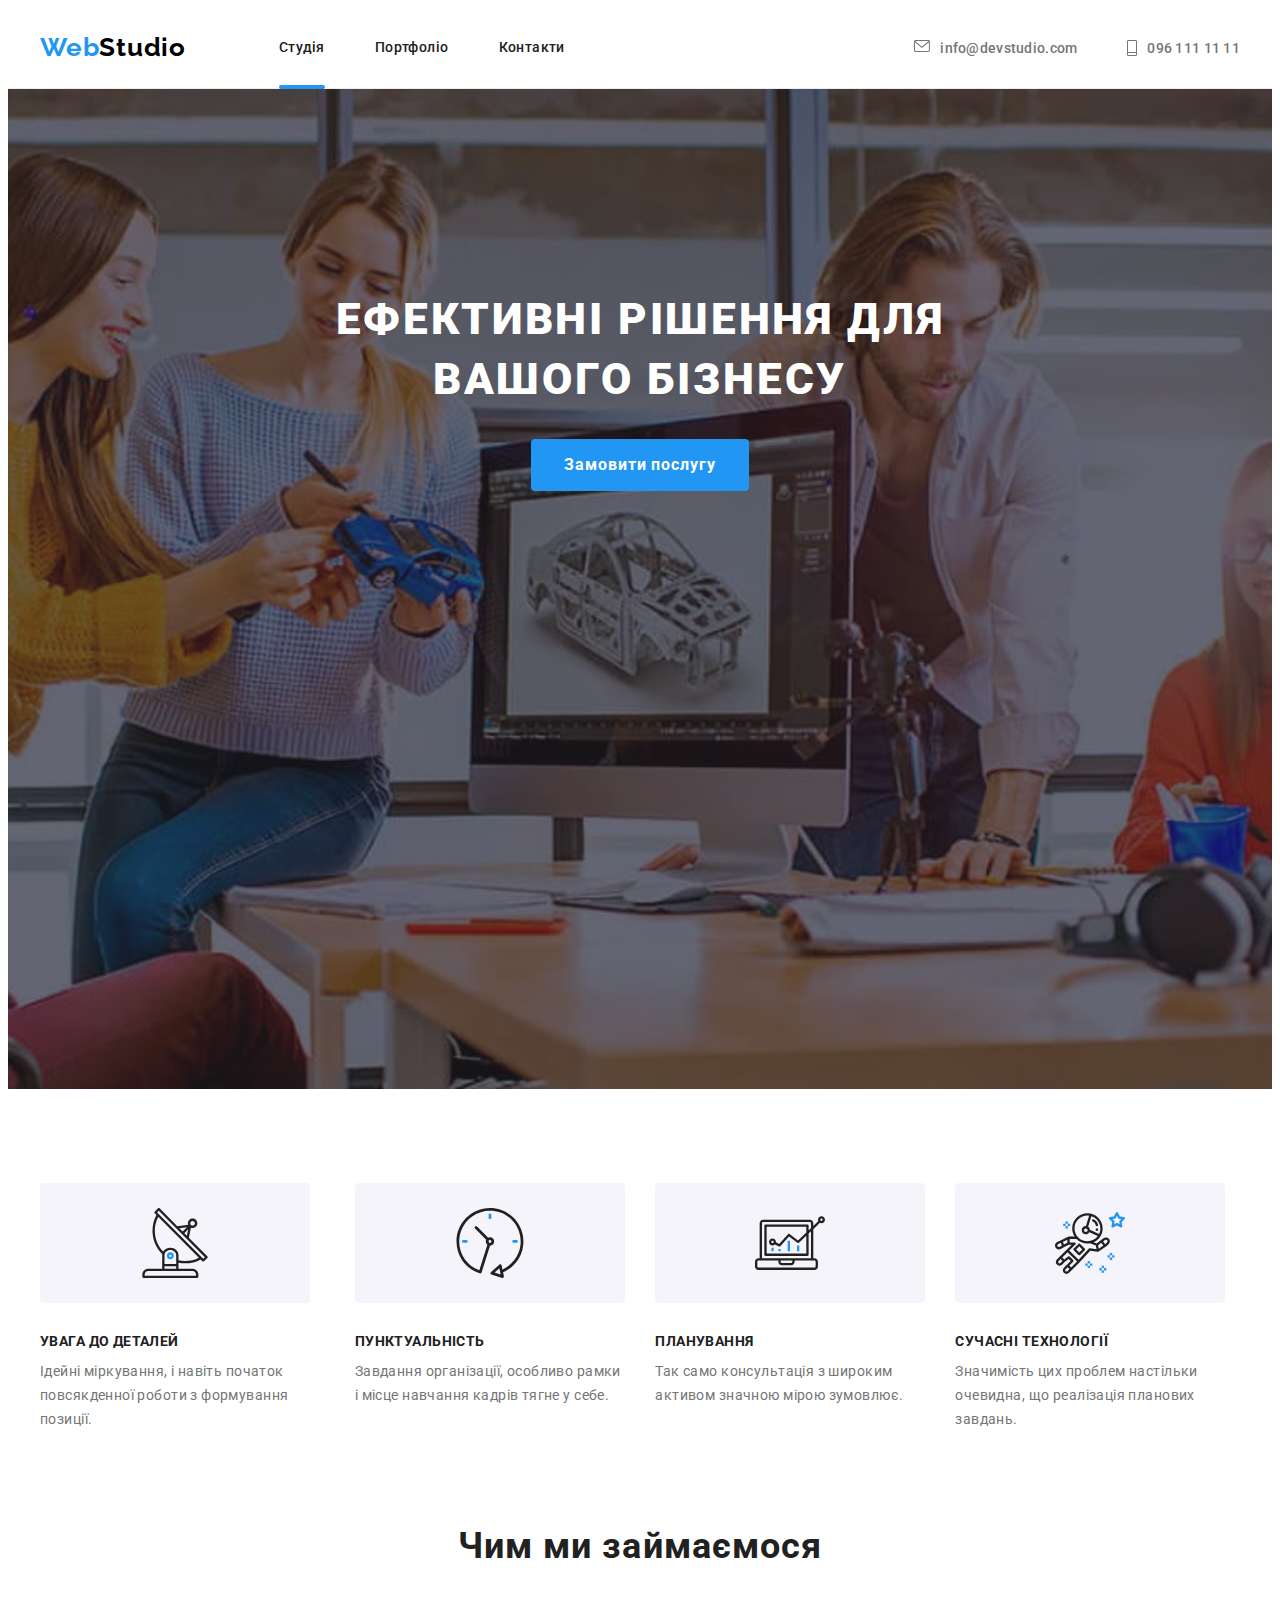
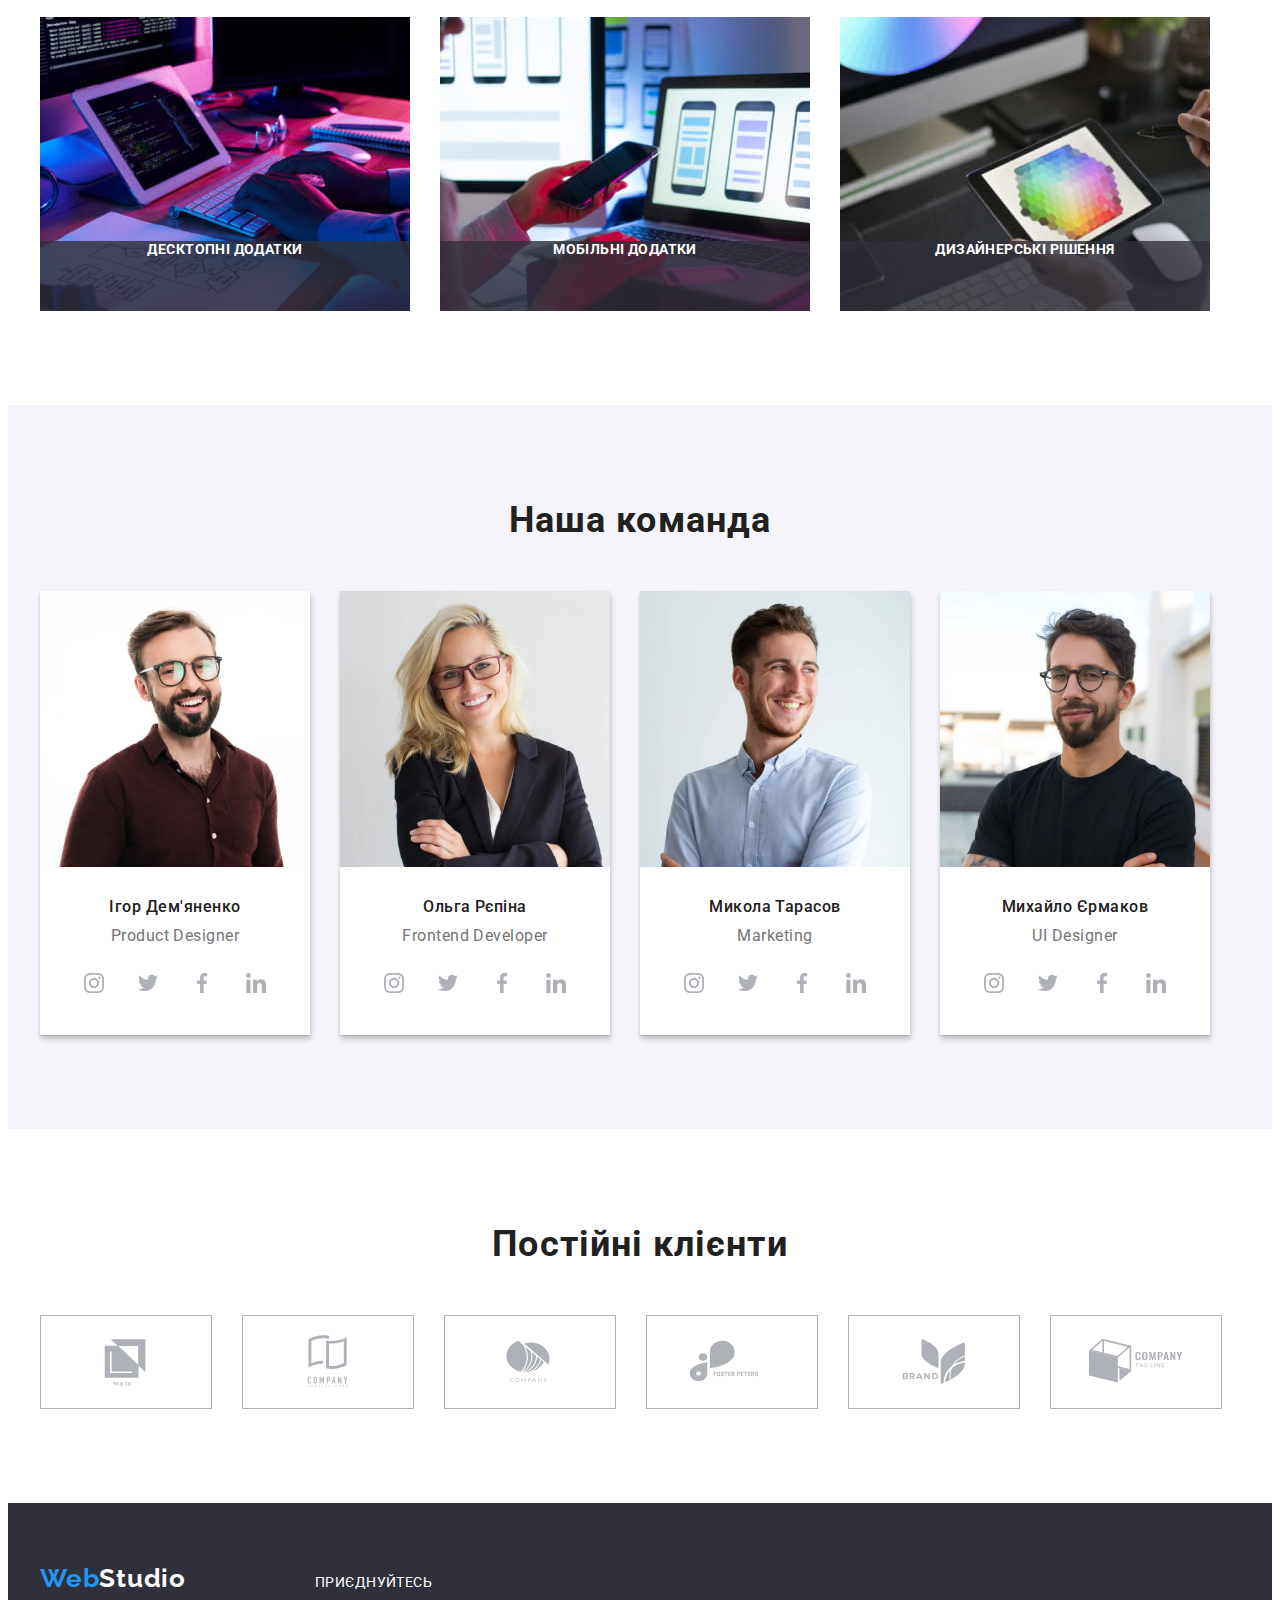
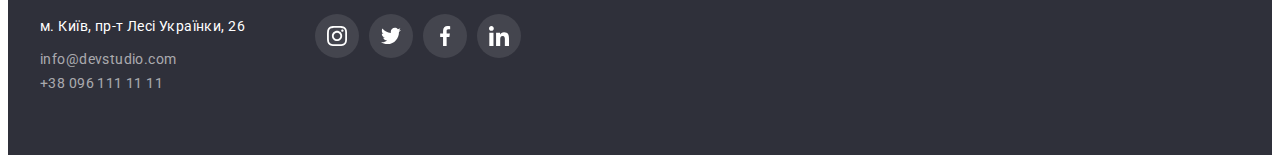
<file: index.html>
<!DOCTYPE html>
<html lang="uk">
  <head>
    <meta charset="UTF-8" />
    <meta http-equiv="X-UA-Compatible" content="IE=edge" />
    <meta name="viewport" content="width=device-width, initial-scale=1.0" />
    <title>Web Studio</title>
    <link rel="preconnect" href="https://fonts.googleapis.com" />
    <link rel="preconnect" href="https://fonts.gstatic.com" crossorigin />
    <link
      href="https://fonts.googleapis.com/css2?family=Montserrat:wght@400;700&family=Raleway:wght@700&family=Roboto:wght@400;500;700;900&display=swap"
      rel="stylesheet"
    />

    <!-- normalize -->
    <link
      rel="stylesheet"
      href="https://cdnjs.cloudflare.com/ajax/libs/modern-normalize/1.1.0/modern-normalize.min.css"
      integrity="sha512-wpPYUAdjBVSE4KJnH1VR1HeZfpl1ub8YT/NKx4PuQ5NmX2tKuGu6U/JRp5y+Y8XG2tV+wKQpNHVUX03MfMFn9Q=="
      crossorigin="anonymous"
      referrerpolicy="no-referrer"
    />

    <link rel="stylesheet" href="./css/styles.css"/>
  </head>
  <body>
    <!-- Шапка сторінки -->
    <header class="section-header">
      <div class="container header-box">
        <a class="link-header" href=""><span class="logo">Web</span>Studio</a>

      <!-- Навігація -->
      <nav class="nav">
        <ul class="nav-list">
          <li class="nav-item">
            <a class="link-n current" href="index.html">Студія</a>
          </li>
          <li class="nav-item">
            <a class="link-n" href="portfolio.html">Портфоліо</a>
          </li>
          <li class="nav-item">
            <a class="link-n" href="">Контакти</a></li>
        </ul>
      </nav>
     
        <ul class="list-contacts">
        <li class="contacts">
          
          <a class="link-mail" href="mailto:info@devstudio.com"
            ><svg class="mail-icon" width="16" height="12">
              <use href="./images/icons.svg#icon-envelope">                
              </use>
            </svg>info@devstudio.com</a>
          
        </li>
        <li class="contacts">
          
          <a class="link-tel" class="tel" href="tel:+380961111111"
            ><svg class="tel-icon" width="10" height="16">
              <use href="./images/icons.svg#icon-smartphone">                
              </use>
            </svg>096 111 11 11</a>
            
        </li>
      </ul>      
    </div>      
    </header>

  <main>
      <!--Hero-->
      <section class="section-hero">
      
        <h1 class="hero-title">Ефективні рішення для вашого бізнесу</h1>
        <button data-modal-open class="button" type="button">Замовити послугу</button>
      
      </section>


       <!--Feature-->
      <section class="section section-feature">
        <div class="container">
          <ul class="feature-list">
            <li class="feature-item">
              <div class="feature-btn">
                <svg class="btn-icon" width="70", height="70">
                  <use href="./images/icons.svg#icon-antenna-1-1"></use>
                </svg>
              </div>
              <h2 class="features">УВАГА ДО ДЕТАЛЕЙ</h2>
              <p class="subtitle">
                Ідейні міркування, і навіть початок повсякденної роботи з
                формування позиції.
              </p>
            </li>
            <li class="feature-item">
              <div class="feature-btn">
                <svg class="btn-icon" width="70", height="70">
                  <use href="./images/icons.svg#icon-clock"></use>
                </svg>
              </div>
              <h2 class="features">ПУНКТУАЛЬНІСТЬ</h2>
              <p class="subtitle">
                Завдання організації, особливо рамки і місце навчання кадрів
                тягне у себе.
              </p>
            </li>
            <li class="feature-item">
              <div class="feature-btn">
                <svg class="btn-icon" width="70", height="70">
                  <use href="./images/icons.svg#icon-diagram"></use>
                </svg>
              </div>
              <h2 class="features">ПЛАНУВАННЯ</h2>
              <p class="subtitle">
                Так само консультація з широким активом значною мірою зумовлює.
              </p>
            </li>
            <li class="feature-item">
            <div class="feature-btn"> 
                <svg class="btn-icon" width="70", height="70">
                  <use href="./images/icons.svg#icon-astronaut-1-1"></use>
                </svg>
              </div> 
              <h2 class="features">СУЧАСНІ ТЕХНОЛОГІЇ</h2>
              <p class="subtitle">
                Значимість цих проблем настільки очевидна, що реалізація
                планових завдань.
              </p>
            </li>
          </ul>
        </div>
      </section>


      <!--Чим ми займаємося-->
      <section class=" section section-work">
        <div class="container">
          <h2 class="title">Чим ми займаємося</h2>
        <ul class="work-list">
          <li class="work-item">          
            <img class="work-image"
              src="./images/desktop.jpg"
              alt="Десктопні додатки"
              width="370"
            />
            <div class="card-thumb">
            <h3 class="card-title">Десктопні додатки</h3>
            </div>
          </li>
          <li class="work-item">           
            <img
              src="./images/mobile.jpg"
              alt="Мобільні додатки"
             width="370"
            />
            <div class="card-thumb">
           <h3 class="card-title">Мобільні додатки</h3>
           </div> 
          </li>
          <li class="work-item">            
            <img
              src="./images/design.jpg"
              alt="Дизайнерськи рішення"
              width="370"
            />
            <div class="card-thumb">
            <h3 class="card-title">Дизайнерські рішення</h3>
            </div>
          </li>
        </ul>
      </div>        
      </section>

      <!--Наша команда-->
      <section class="section section-about">
        <div class="container container-team"> 
          <h2 class="title">Наша команда</h2>

        <ul class="team-list">
          <li class="team-item">
            <img
              src="./images/1.jpg"
              alt="Product Designer"
             width="270"
            />
            <div class="team-text">
              <h3 class="team">Ігор Дем'яненко</h3>
            <p class="team-subtitle" lang="en">Product Designer</p>
          
          
           <ul class="social-list">
            <li class="social-item">
              <a class="social-link" href="">
               <svg class="social-icon" width="20" height="20">
                <use href="./images/icons.svg#icon-instagram">
                </use>
               </svg>
                </a>
              </li>
            <li class="social-item">
              <a class="social-link" href="">
              <svg class="social-icon" width="20" height="20">
                <use href="./images/icons.svg#icon-twitter">
                </use>
              </svg>
                </a>
              </li>
            <li class="social-item">
              <a class="social-link" href="">
              <svg class="social-icon" width="20" height="20">
                <use href="./images/icons.svg#icon-facebook">
                </use>
              </svg>
                </a>
              </li>
            <li class="social-item">
              <a class="social-link" href="">
              <svg class="social-icon" width="20" height="20">
                <use href="./images/icons.svg#icon-linkedin">
                </use>
              </svg>
                </a>
              </li>
           </ul>             
          </div>            
          
          <li class="team-item">
            <img
              src="./images/2.jpg"
              alt="Frontend Developer"
              width="270"
            />
            <div class="team-text">
              <h3 class="team">Ольга Рєпіна</h3>
            <p class="team-subtitle" lang="en">Frontend Developer</p>
          
          
           <ul class="social-list">
            <li class="social-item">
              <a class="social-link" href="">
               <svg class="social-icon" width="20" height="20">
                <use href="./images/icons.svg#icon-instagram">
                </use>
               </svg>
                </a>
              </li>
            <li class="social-item">
              <a class="social-link" href="">
              <svg class="social-icon" width="20" height="20">
                <use href="./images/icons.svg#icon-twitter">
                </use>
              </svg>
                </a>
              </li>
            <li class="social-item">
              <a class="social-link" href="" >
              <svg class="social-icon" width="20" height="20">
                <use href="./images/icons.svg#icon-facebook">
                </use>
              </svg>
                </a>
              </li>
            <li class="social-item">
              <a class="social-link" href="">
              <svg class="social-icon" width="20" height="20">
                <use href="./images/icons.svg#icon-linkedin">
                </use>
              </svg>
                </a>
              </li>
           </ul>             
          </div>
            
            
          </li>
          <li class="team-item">
            <img src="./images/3.jpg" 
            alt="Marketing"
            width="270"/>
            <div class="team-text">
              <h3 class="team">Микола Тарасов</h3>
            <p class="team-subtitle" lang="en">Marketing</p>
          
          
           <ul class="social-list">
            <li class="social-item">
              <a class="social-link" href="" width="44" height="44">
               <svg class="social-icon" width="20" height="20">
                <use href="./images/icons.svg#icon-instagram">
                </use>
               </svg>
                </a>
              </li>
            <li class="social-item">
              <a class="social-link" href="" width="44" height="44">
              <svg class="social-icon" width="20" height="20">
                <use href="./images/icons.svg#icon-twitter">
                </use>
              </svg>
                </a>
              </li>
            <li class="social-item">
              <a class="social-link" href="" width="44" height="44">
              <svg class="social-icon" width="20" height="20">
                <use href="./images/icons.svg#icon-facebook">
                </use>
              </svg>
                </a>
              </li>
            <li class="social-item">
              <a class="social-link" href="" width="44" height="44">
              <svg class="social-icon" width="20" height="20">
                <use href="./images/icons.svg#icon-linkedin">
                </use>
              </svg>
                </a>
              </li>
           </ul>             
          </div>
            
            
          </li>
          <li class="team-item">
            <img
              src="./images/4.jpg"
              alt="UI Designer"
            width="270"/>
            <div class="team-text">
              <h3 class="team">Михайло Єрмаков</h3>
            <p class="team-subtitle" lang="en">UI Designer</p>
          
           <ul class="social-list">
            <li class="social-item">
            <a class="social-link" href="" width="44" height="44">
               <svg class="social-icon" width="20" height="20">
                <use href="./images/icons.svg#icon-instagram">
                </use>
               </svg>
                </a>
              </li>
            <li class="social-item">
              <a class="social-link" href="" width="44" height="44">
              <svg class="social-icon" width="20" height="20">
                <use href="./images/icons.svg#icon-twitter">
                </use>
              </svg>
                </a>
              </li>
            <li class="social-item">
              <a class="social-link" href="" width="44" height="44">
              <svg class="social-icon" width="20" height="20">
                <use href="./images/icons.svg#icon-facebook">
                </use>
              </svg>
                </a>
              </li>
            <li class="social-item">
              <a class="social-link" href="" width="44" height="44">
              <svg class="social-icon" width="20" height="20">
                <use href="./images/icons.svg#icon-linkedin">
                </use>
              </svg>
                </a>
              </li>
           </ul>             
          </div>                        
          </li>
        </ul>
      </div>       
      </section>
    </main>

    <!-- Постійні клієнти -->

    <section class="section section-clients">
      <h2 class="client-title">Постійні клієнти</h2>
      <div class="container container-client">
        <ul class="client-list">
          <li class="client-item">
            <a class="client-link" href="">
              <svg class="client-icon" width="106", height="60">
                <use href="./images/icons.svg#icon-ya">                  
                </use>
              </svg>
            </a>
          </li>
          <li class="client-item">
             <a class="client-link" href="">
              <svg class="client-icon" width="106", height="60">
                <use href="./images/icons.svg#icon-logotag">                  
                </use>
              </svg>
            </a>
          </li>
          <li class="client-item">
             <a class="client-link" href="">
              <svg class="client-icon" width="106", height="60">
                <use href="./images/icons.svg#icon-company">                  
                </use>
              </svg>
            </a>
          </li>
          <li class="client-item">
             <a class="client-link" href="">
              <svg class="client-icon" width="106", height="60">
                <use href="./images/icons.svg#icon-foster">                  
                </use>
              </svg>
            </a>
          </li>
          <li class="client-item">
             <a class="client-link" href="">
              <svg class="client-icon" width="106", height="60">
                <use href="./images/icons.svg#icon-brand">                  
                </use>
              </svg>
            </a>
          </li>
          <li class="client-item">
             <a class="client-link" href="">
              <svg class="client-icon" width="106", height="60">
                <use href="./images/icons.svg#icon-tagline">                  
                </use>
              </svg>
            </a>
          </li>
        </ul>
        </ul>
      </div>
    </section>

    <!--Підвал-->

    <footer class="section-footer">
      <div class="container flex-container-f">  
        <div class="footer-contacts">      
        <a class="footer-link" href="">
        <span class="logo">Web</span><span class="tail">Studio</span></a>
      <address>
        <p class="paragraph">м. Київ, пр-т Лесі Українки, 26</p>
        <ul class="footer-list">
          <li class="footer-item">
            <a class="link-footer" href="mailto:info@devstudio.com"
              >info@devstudio.com</a
            >
          </li>
          <li class="footer-item">
            <a class="link-footer" href="tel:+380961111111"
              >+38 096 111 11 11</a>
            
          </li>
        </ul>
      </address>
     </div>
      
    <div class="social">
      <p class="social-title">Приєднуйтесь</p>
      <ul class="social-list">
        <li class="social-item">
          <a class="social-link-f" href="" width="44", height="44">
            <svg class="footer-icon" width="20", height="20">
              <use href="./images/icons.svg#icon-instagram">                
              </use> 
            </svg>
          </a>
        </li>
        <li class="social-item">
        <a class="social-link-f" href="" width="44", height="44">
            <svg class="footer-icon" width="20", height="20">
              <use href="./images/icons.svg#icon-twitter">                
              </use> 
            </svg>
          </a>  
        </li>
        <li class="social-item">
          <a class="social-link-f" href="" width="44", height="44">
            <svg class="footer-icon" width="20", height="20">
              <use href="./images/icons.svg#icon-facebook">                
              </use> 
            </svg>
          </a>
        </li>
        <li class="social-item">
          <a class="social-link-f" href="" width="44", height="44">
            <svg class="footer-icon" width="20", height="20">
              <use href="./images/icons.svg#icon-linkedin">                
              </use> 
            </svg>
          </a>
        </li>
      </ul>
    </div>
    </div>     
    </footer>

            <!-- Модальне вікно -->
     <div class="backdrop is-hidden" data-modal>       
      <div class="modal">
        <p></p>      
          <button data-modal-close class="modal-btn" type="button" >
         <svg class="modal-icon" width="11", height="11" id="icon-close" viewBox="0 0 32 32">
<path d="M32 3.223l-3.223-3.223-12.777 12.777-12.777-12.777-3.223 3.223 12.777 12.777-12.777 12.777 3.223 3.223 12.777-12.777 12.777 12.777 3.223-3.223-12.777-12.777 12.777-12.777z">
          <use href="./images/icons.svg#icon-close"></use> 
        </svg>
       </button>
      </div>       
    </div>
    <script src="./js/modal.js"></script>
  </body>
</html>
</file>
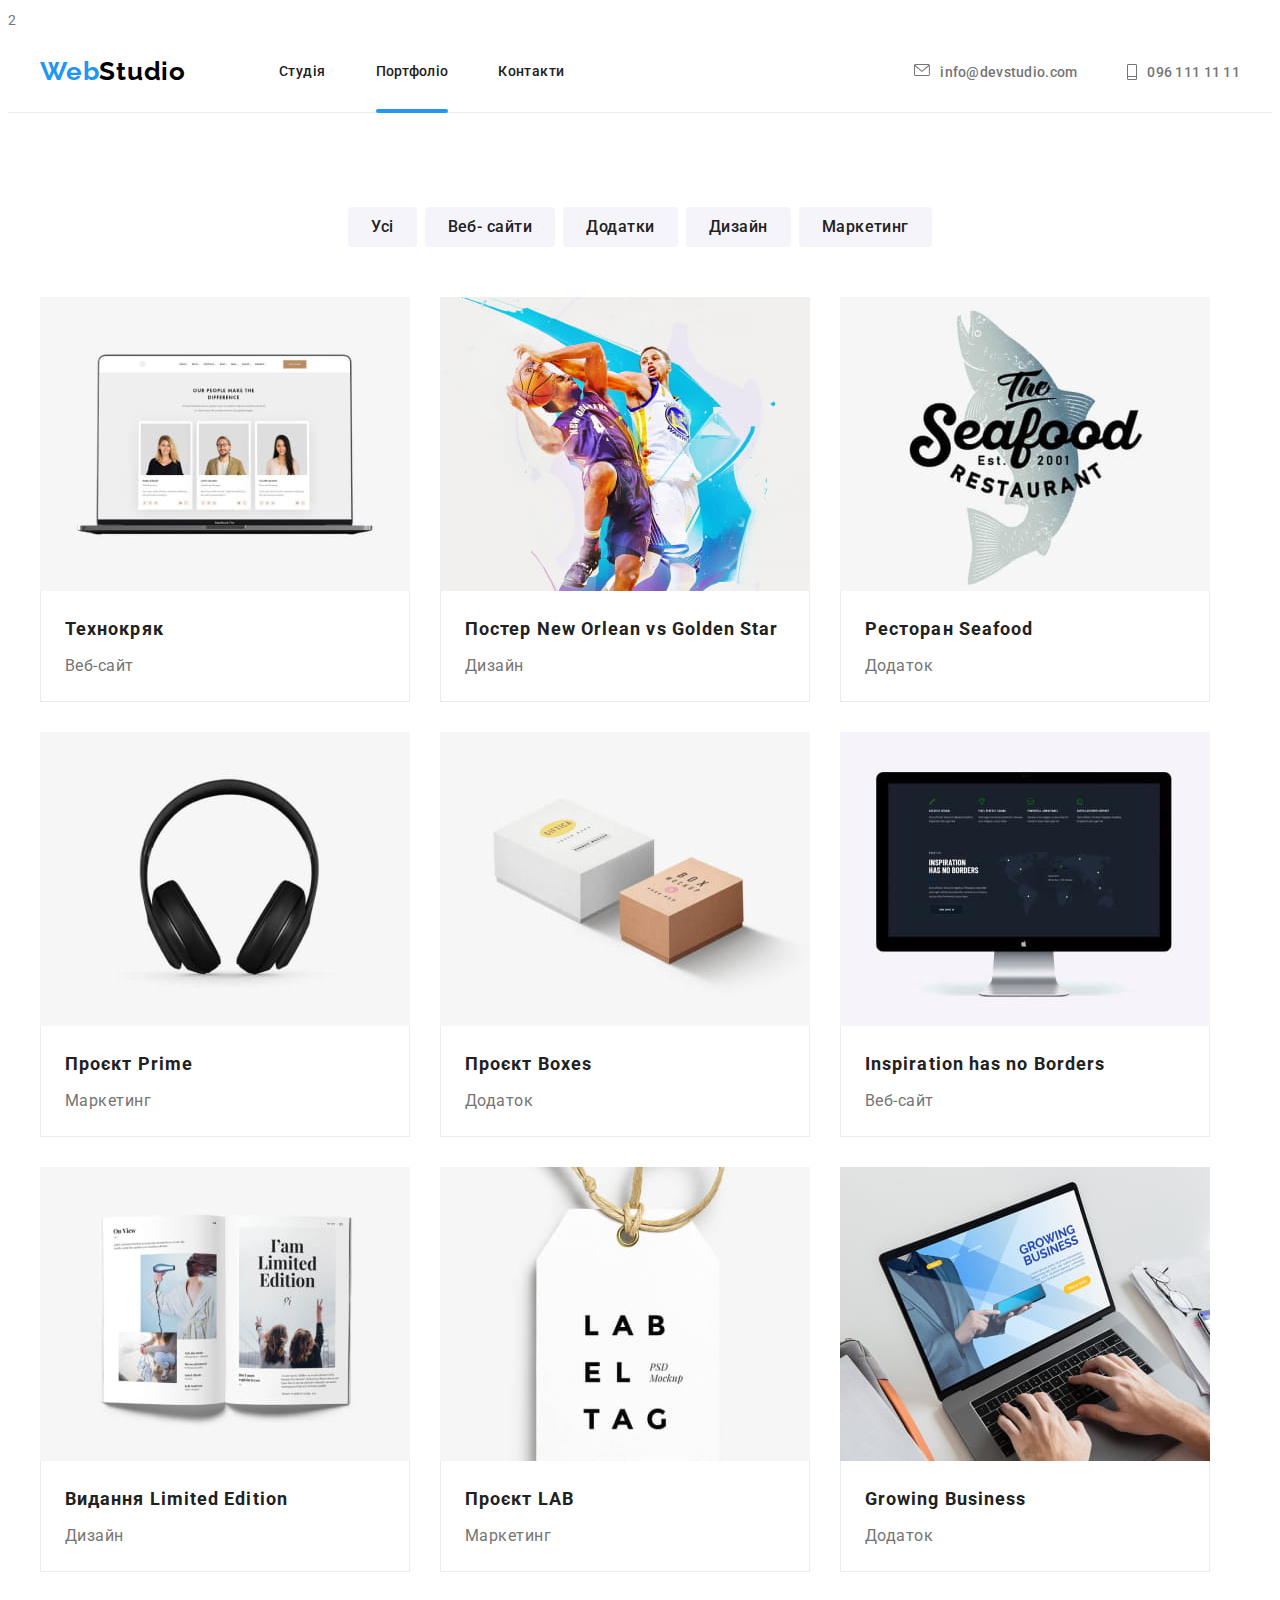
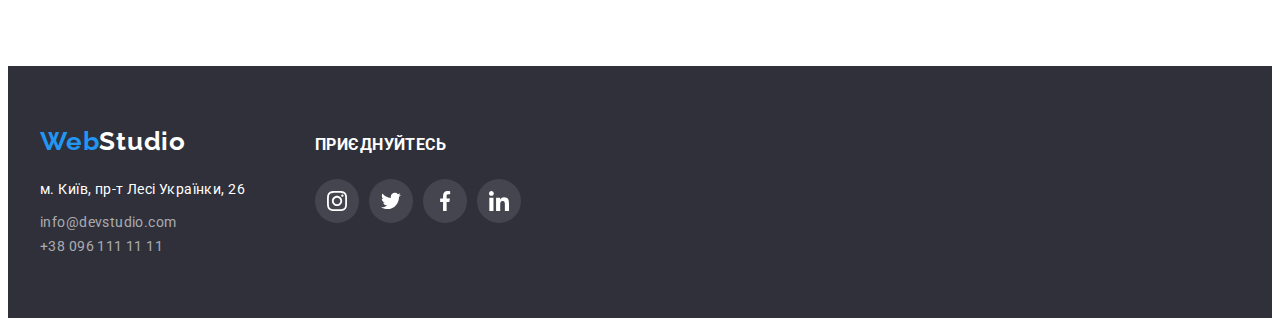
<file: portfolio.html>
2<!DOCTYPE html>
<html lang="en">
  <head>
    <meta charset="UTF-8" />
    <meta http-equiv="X-UA-Compatible" content="IE=edge" />
    <meta name="viewport" content="width=device-width, initial-scale=1.0" />
    <title>Second page</title>
<link rel="preconnect" href="https://fonts.googleapis.com">
<link rel="preconnect" href="https://fonts.gstatic.com" crossorigin>
<link href="https://fonts.googleapis.com/css2?family=Montserrat:wght@400;700&family=Raleway:wght@700&family=Roboto:wght@400;500;700;900&display=swap" rel="stylesheet">
 
<!-- normalize -->
<link rel="stylesheet" href="https://cdnjs.cloudflare.com/ajax/libs/modern-normalize/1.1.0/modern-normalize.min.css" integrity="sha512-wpPYUAdjBVSE4KJnH1VR1HeZfpl1ub8YT/NKx4PuQ5NmX2tKuGu6U/JRp5y+Y8XG2tV+wKQpNHVUX03MfMFn9Q==" crossorigin="anonymous" referrerpolicy="no-referrer" />

<link rel="stylesheet" href="./css/styles.css" />
  </head>
  <body>

    <!-- Шапка сторінки -->
    <header class="section-header">
      <div class="container header-box">
        <a class="link-header" href=""><span class="logo">Web</span>Studio</a>

      <!-- Навігація -->
      <nav class="nav">
        <ul class="nav-list">
          <li class="nav-item">
            <a class="link-n" href="index.html">Студія</a>
          </li>
          <li class="nav-item">
            <a class="link-n current" href="portfolio.html">Портфоліо</a>
          </li>
          <li class="nav-item">
            <a class="link-n" href="">Контакти</a></li>
        </ul>
      </nav>
      <ul class="list-contacts">
        <li class="contacts">
          <a class="link-mail" class="mail" href="mailto:info@devstudio.com"
            ><svg class="mail-icon" width="16" height="12">
              <use href="./images/icons.svg#icon-envelope">                
              </use>
            </svg>info@devstudio.com</a>         
        </li>
         <li class="contacts">
          <a class="link-tel" href="tel:+380961111111"
            ><svg class="tel-icon" width="10" height="16">
              <use href="./images/icons.svg#icon-smartphone">                
              </use>
            </svg>096 111 11 11</a>
        </li>
      </ul>
    </div>      
    </header>
    
    <main>

        <!-- Секція проєкти -->

        <section class="section section-projects">  
          <div class="container">
            <h2 class="visually-hidden">фільтри</h2>         
            <ul class="buttons">
                <li><button class="c-button" type="button">Усі</button></li>
                <li><button class="c-button" type="button">Веб- сайти</button></li>
                <li><button class="c-button" type="button">Додатки</button></li>
                <li><button class="c-button" type="button">Дизайн</button></li>
                <li><button class="c-button" type="button">Маркетинг</button></li>
            </ul>                  
          
            <ul class="flex-container">
                <li class="flex-element">
                  <a class="flex-link" href="">
                  <div class="project-thumb">
                    <img class="flex-item" src="./images/techno.jpg" alt="Технокряк" width="370"></img>
                  <div class="overlay-desc">
                    <p class="text">Ресурс пропонує комплексні пропозиції з різним рівнем функціоналу та сервісів. Все це дозволить відвідувачу отримати вичерпні відомості про компанію чи приватну особу.</p>
                  </div>
                  </div>  
                <div class="description">
                  <h3 class="pr-title">Технокряк</h3>
            <p class="subtext">Веб-сайт</p>
                </div>
                 </a>
                </li>

                <li class="flex-element">
                  <a class="flex-link" href="">
                 <div class="project-thumb">
                  <img class="flex-item" src="./images/poster.jpg" alt="Постер" width="370"></img>
                  <div class="overlay-desc">
                    <p class="text">
                     Ресурс пропонує комплексні пропозиції з різним рівнем функціоналу та сервісів. Все це дозволить відвідувачу отримати вичерпні відомості про компанію чи приватну особу. 
                    </p>
                  </div>
                </div>                   
                <div class="description">
                  <h3 class="pr-title">Постер New Orlean vs Golden Star</h3>
            <p class="subtext">Дизайн</p>
                </div> 
                 </a>
                  </li>

                <li class="flex-element">
                  <a class="flex-link" href="">
                 <div class="project-thumb">
                  <img class="flex-item" src="./images/restaurant.jpg" alt="Ресторан Seafood" width="370"></img>
                <div class="overlay-desc">
                  <p class="text">
                     Ресурс пропонує комплексні пропозиції з різним рівнем функціоналу та сервісів. Все це дозволить відвідувачу отримати вичерпні відомості про компанію чи приватну особу. 
                    </p> 
                </div>
                </div>                   
                <div class="description">
                  <h3 class="pr-title">Ресторан Seafood</h3>
            <p class="subtext">Додаток</p>
          </div>  
          </a>        
                </li>

                <li class="flex-element">
                  <a class="flex-link" href="">
                <div class="project-thumb"><img class="flex-item" src="./images/prime.jpg" alt="Проєкт Prime" width="370"></img>
                <div class="overlay-desc">
                 <p class="text">
                     Ресурс пропонує комплексні пропозиції з різним рівнем функціоналу та сервісів. Все це дозволить відвідувачу отримати вичерпні відомості про компанію чи приватну особу. 
                    </p>  
                </div>
                </div>                    
                <div class="description">
                  <h3 class="pr-title">Проєкт Prime</h3>
            <p class="subtext">Маркетинг</p>
          </div> 
            </a>
                  </li>

                <li class="flex-element">
                  <a class="flex-link" href="">
                 <div class="project-thumb"><img class="flex-item" src="./images/boxes.jpg" alt="Проєкт Boxes" width="370"></img>
                <div class="overlay-desc">
                 <p class="text">
                     Ресурс пропонує комплексні пропозиції з різним рівнем функціоналу та сервісів. Все це дозволить відвідувачу отримати вичерпні відомості про компанію чи приватну особу. 
                    </p>   
                </div>
                </div>     
                <div class="description">
                  <h3 class="pr-title">Проєкт Boxes</h3>
            <p class="subtext">Додаток</p>
          </div> 
              </a>
                  </li>

                <li class="flex-element">
                  <a class="flex-link" href="">
                 <div class="project-thumb"><img class="flex-item" src="./images/monitor.jpg" alt="монітор" width="370"></img>
                <div class="overlay-desc">
                 <p class="text">
                     Ресурс пропонує комплексні пропозиції з різним рівнем функціоналу та сервісів. Все це дозволить відвідувачу отримати вичерпні відомості про компанію чи приватну особу. 
                    </p>    
                </div>
                </div> 
                  
                <div class="description">
                  <h3 class="pr-title">Inspiration has no Borders</h3>
            <p class="subtext">Веб-сайт</p>
          </div>
              </a>
                  </li>

                <li class="flex-element">
                  <a class="flex-link" href="">
                  <div class="project-thumb">
                    <img class="flex-item" src="./images/magazine.jpg" alt="журнал" width="370"></img>
                  <div class="overlay-desc">
                   <p class="text">
                     Ресурс пропонує комплексні пропозиції з різним рівнем функціоналу та сервісів. Все це дозволить відвідувачу отримати вичерпні відомості про компанію чи приватну особу. 
                    </p>     
                  </div>
                  </div>  
                  
                <div class="description">
                  <h3 class="pr-title">Видання Limited Edition</h3>
            <p class="subtext">Дизайн</p>
          </div>
             </a>
                 </li>

                <li class="flex-element">
                  <a class="flex-link" href="">
                 <div class="project-thumb"><img class="flex-item" src="./images/lab.jpg" alt="Етикетка" width="370"></img>
                <div class="overlay-desc">
                 <p class="text">
                     Ресурс пропонує комплексні пропозиції з різним рівнем функціоналу та сервісів. Все це дозволить відвідувачу отримати вичерпні відомості про компанію чи приватну особу. 
                    </p>     
                </div>
                </div> 
                  
                <div class="description">
                  <h3 class="pr-title">Проєкт LAB</h3>
            <p class="subtext">Маркетинг</p>
          </div>
            </a>
                  </li>

                <li class="flex-element">
                  <a class="flex-link" href="">
                <div class="project-thumb"><img class="flex-item" src="./images/laptop.jpg" alt="лептоп" width="370"></img>
                <div class="overlay-desc">
                 <p class="text">
                     Ресурс пропонує комплексні пропозиції з різним рівнем функціоналу та сервісів. Все це дозволить відвідувачу отримати вичерпні відомості про компанію чи приватну особу. 
                    </p>      
                </div>
                </div>  
                  
                <div class="description">
                  <h3 class="pr-title">Growing Business</h3>
            <p class="subtext">Додаток</p>
          </div>
         </a>
                  </li>
            </ul>
          </div>            
        </section>

    </main>

<!--Підвал-->
    <footer class="section-footer">
      <div class="container flex-container-f">
        <div class="footer-contacts">
        <a class="footer-link" href="">
          <span class="logo">Web</span><span class="tail">Studio</span></a>
      <address>
        <p class="paragraph">м. Київ, пр-т Лесі Українки, 26</p>       
          <ul class="footer-list">
          <li class="footer-item">
            <a
              class="link-footer"
              href="mailto:info@devstudio.com"
            >info@devstudio.com</a
            >
          </li>
          <li class="footer-item">
            <a class="link-footer" href="tel:+380961111111"
              >+38 096 111 11 11</a>  
          </li>
        </ul>
      </address>
     </div> 
     <div class="social">
      <h3 class="social-title">Приєднуйтесь</h3>
      <ul class="social-list">
        <li class="social-item">
          <a class="social-link-f" href="" width="44", height="44">
            <svg class="footer-icon" width="20", height="20">
              <use href="./images/icons.svg#icon-instagram">                
              </use> 
            </svg>
          </a>
        </li>
        <li class="social-item">
        <a class="social-link-f" href="" width="44", height="44">
            <svg class="footer-icon" width="20", height="20">
              <use href="./images/icons.svg#icon-twitter">                
              </use> 
            </svg>
          </a>  
        </li>
        <li class="social-item">
          <a class="social-link-f" href="" width="44", height="44">
            <svg class="footer-icon" width="20", height="20">
              <use href="./images/icons.svg#icon-facebook">                
              </use> 
            </svg>
          </a>
        </li>
        <li class="social-item">
          <a class="social-link-f" href="" width="44", height="44">
            <svg class="footer-icon" width="20", height="20">
              <use href="./images/icons.svg#icon-linkedin">                
              </use> 
            </svg>
          </a>
        </li>
      </ul>
      </div>
    </div>          
    </footer>      
  </body>
</html>
</file>
<file: css/styles.css>
:root {
   /* Текстові кольори */
--main-txt-color: #757575;
--header-color: #212121;
--accent-color: #2196f3;
--txt-color: #FFFFFF;
--add-color: rgba(255, 255, 255, 0.6);

/* Фонові кольри */
--main-bg-color: #FFFFFF;
--section-bg-color: #2F303A;
--add-bg-color: #F5F4FA;

/* Інше */
--animation: 250ms cubic-bezier(0.4, 0, 0.2, 1);
--
}


/* Стилі для index.html */
body {
    color: var(--main-txt-color);
    background-color: var(--main-bg-color);
    font-family: 'Roboto';
        font-size: 14px;
        line-height: calc(24/14);    
        letter-spacing: 0.03em;
}

.section {
    padding-top: 94px;
    padding-bottom: 94px;
}

.container {
    width: 1200px;
    margin-right: auto;
    margin-left: auto;
    padding-right: 15px;
    padding-left: 15px;

}

/* Шапка */
.section-header {
border-bottom: 1px solid #ECECEC;

} 
    
    
    

.header-box {
    display: flex;
    width: 1200px;
        padding-right: 15px;
        padding-left: 15px;
        align-items: center;


}



.link-header {
    color: black;
    text-decoration: none;
    font-family: 'Raleway';
        font-weight: 700;
        font-size: 26px;
        line-height: calc(31/26);  
        letter-spacing: 0.03em;
        margin-right: 93px;
            padding-top: 24px;
            padding-bottom: 25px;
}
.logo {
    color: var(--accent-color);
    margin-top: 0;
        margin-bottom: 0;
    
}

.list {

    margin: 0;

}

ul {
    list-style: none;
    margin-top: 0;
    margin-bottom: 0;
    padding: 0;
}

img {
    display: block;
    max-width: 100%;
    height: auto;
}

/* Навігація */

.nav {
    margin-right: auto;


}

.nav-list {
    display: flex;
    gap: 50px;
     padding: 0; 
    align-items: center;
    
    

}


.current {
    color: var(--accent-color);
    text-decoration: none;
    font-weight: 500;
    font-size: 14px;
    line-height: calc(16/14);
    letter-spacing: 0.02em;
    
}

  
 .current::after {
    content: ""; 
    position: absolute;
     width: 100%;
    height: 4px; 
    left: 0;
     border-radius: 2px; 
     border: transparent;
     background-color: var(--accent-color);    
    bottom: -1px; 
      display: block;  
}  




.nav-item {
    position: relative;
    display: block;

    
   
}



.nav .link-n {
    display: block;
    color: var(--header-color);
    font-weight: 500;
    line-height: 1.14;
    display: block;
    align-items: baseline;
    padding: 0;
     text-decoration: none;
     padding: 32px 0; 

    transition: color 250ms cubic-bezier(0.4, 0, 0.2, 1) 250ms;
    


}

 .link-n:hover,
 .link-n:focus {
    color: var(--accent-color);
}

.list-contacts {
    display: flex;    
    align-items: center;    
    gap: 50px;
    
    
        
        
    
}



  

.link-mail {
    color: var(--main-txt-color);
    text-decoration: none;
    font-weight: 500;
    line-height: calc(16/14);
    letter-spacing: 0.02em;
    padding: 32px 0;
    display: flex;
    
    transition: color 250ms cubic-bezier(0.4, 0, 0.2, 1) 250ms;
    
}



.link-tel {
    color: var(--main-txt-color);
    font-weight: 500;
        line-height: calc(16/14);
        letter-spacing: 0.02em;
        text-decoration: none;
        padding: 32px 0;
        display: flex;

        transition: color 250ms cubic-bezier(0.4, 0, 0.2, 1) 250ms;
        
}

.link-mail:hover,
.link-mail:focus,
.link-tel:hover,
.link-tel:focus {
    color: var(--accent-color);

}





.mail-icon {
    fill: currentColor;
    margin-right: 10px;

}
.tel-icon {
    fill: currentColor;
    margin-right: 10px;
}




/* Hero */
.section-hero {
    max-width: 1600px;
    height: 600px;
    margin-left: auto;
    margin-right: auto;
    margin-top: 0;
    margin-bottom: 0;
    padding-top: 200px;
    padding-bottom: 200px;
    background-image:linear-gradient(to right, rgba(47, 48, 58, 0.4),
    rgba(47, 48, 58, 0.4)), url(../images/hero.jpg);
     background-repeat: no-repeat;
     background-size: cover;
     background-position: center;
}

.hero-title {
    margin-top: 0;
    margin-bottom: 30px;
        font-weight: 900;
        font-size: 44px;
        line-height: calc(60/44);
        letter-spacing: 0.06em;
        text-transform: uppercase;
        color: var(--txt-color);
        margin-right: auto;
            margin-left: auto;
            width: 696px;
            text-align: center;
            padding: 0;
            

}

.section-hero, 
.section-footer {
    background-color: var(--section-bg-color);
    color: var(--txt-color);
}

.button {
    background-color: var(--accent-color);
    color: var(--txt-color);
    font-family: inherit;
        font-weight: 700;
        font-size: 16px;
        line-height: calc(30/16);   
        letter-spacing: 0.06em;
        cursor: pointer;
        border-radius: 4px;
        padding: 10px 32px;
        text-align: center;
        border: 1px solid transparent;
        display: block;
        margin-right: auto;
        margin-left: auto;
       
}


/* Feature */


.feature-list {
    padding: 0;
    margin: 0;
    display: flex;
    gap: 30px;
}



.feature-item :not(:nth-last-child) {
    margin-right: 30px;
}

.feature-btn {
    display: flex;
    align-items: center;
    justify-content: center;
    width: 270px;
        height: 120px;
         border: transparent; 
        border-radius: 4px;
        background-color: var(--add-bg-color);
        margin-bottom: 30px;
        
    
    
}

.features {
        font-weight: 700;
        font-size: 14px;
        line-height: calc(16/14);
        letter-spacing: 0.03em;
        text-transform: uppercase;
        color: var(--header-color);
        margin-top: 0;
        margin-bottom: 10px;
        padding: 0;
}

.title {
        font-weight: 700;
        font-size: 36px;
        line-height: calc(42/36);
        letter-spacing: 0.03em;
        color: var(--header-color);
            text-align: center;
            padding: 0;
            margin-top: 0;
                margin-bottom: 50px;

}

.subtitle {
    font-size: 14px;
    line-height: calc(24/14);
    letter-spacing: 0.03em;
    margin-top: 0;
    margin-bottom: 0;

}

/* Чим ми займаємося */

.section-work {

    padding-top: 0;
    padding-bottom: 94px;
     


}

.work-list {
    display: flex;
    gap: 30px;
    padding: 0;        
        
}

.work-item {
    position: relative;
} 
 
  .card-thumb {  
    
    position: absolute;
    width: 370px;
    height: 70px;
    background-color: rgba(47, 48, 58, 0.8);
    display: inline-block;
    bottom: 0;
    left: 0;
    
    
} 

.work-image {
    position: relative;
}

.card-title {
   
    margin: 0;
        padding: 0;
        display: flex;
        align-items: center;
        justify-content: center;    
        
    font-weight: 700;
        font-size: 14px;
        line-height: calc(16/14);
        letter-spacing: 0.03em;
        text-transform: uppercase;
        color: var(--txt-color);
       
        
} 

.card-title :nth-child(3n) {
    padding: 27px 94px;
}



/* Наша команда */
.section-about {
    background-color: var(--add-bg-color);
    margin-top: 0;
    margin-bottom: 0;
} 

.container-team {
    justify-content: space-evenly;
    
}

.team-list {
    display: flex;
    gap: 30px;
    padding: 0;
}

.team-item {
    background-color: var(--main-bg-color);
    box-shadow: 0px 1px 1px
    rgba(0, 0, 0, 0.12),
    0px 4px 4px
    rgba(0, 0, 0, 0.06),
    1px 4px 6px 
    rgba(0, 0, 0, 0.16);
  
}

.social-list {
    display: flex;
    align-items: center;
    justify-content: center;
    gap: 10px;
    
}



.social-item {
    display: inline-block;
    margin: 0;
    
    
}

.social-link {
    display: flex;
    align-items: center;
        justify-content: center;
    fill: #AFB1B8;
     width: 44px;
     height: 44px; 
    border-radius: 50%;   
     gap: 10px; 
     transition: background-color 250ms cubic-bezier(0.4, 0, 0.2, 1) 250ms,
     fill 250ms cubic-bezier(0.4, 0, 0.2, 1) 250ms;
    
     
    

}

.social-link:hover,
.social-link:focus {
    fill: var(--txt-color);
    background-color: var(--accent-color);

    
}



.team {
        font-weight: 500;
        font-size: 16px;
        line-height: calc(19/16);
        letter-spacing: 0.03em;
        color: var(--header-color);
        margin: 0;
        margin-bottom: 10px;
        
}



.team-text {
   
text-align: center;
 padding-top: 30px;
 padding-bottom: 30px;  

}

.team-subtitle {
    font-size: 16px;
    line-height: calc(19/16);
    letter-spacing: 0.03em;
    margin-top: 0;
         margin-bottom: 16; 
         
}



.link {
    text-decoration: none;
}


/* Постійні клієнти */

.section-clients {
   
    justify-content: center;
}

.client-title {
    
    font-weight: 700;
        font-size: 36px;
        line-height: calc(42/36);
        letter-spacing: 0.03em;
        color: var(--header-color);
        text-align: center;
        padding: 0;
        margin: 0;
        margin-bottom: 50px;
}

.client-list {
  display: flex;
  gap: 30px;
  margin-left: auto;
  margin-right: auto;
}

.client-link {
    display: flex;
    align-items: center;
    justify-content: center;
   fill: #AFB1B8;
    width: 170px;
    height: 92px;
    border: 1px solid #afb1b8;
    transition: border-color 250ms cubic-bezier(0.4, 0, 0.2, 1)250ms, 
    fill 250ms cubic-bezier(0.4, 0, 0.2, 1);
    
}

 .client-link:hover,
.client-link:focus {
    fill: var(--accent-color);
    border: 1px solid var(--accent-color);;
} 





/* Підвал */
.section-footer {
    margin-top: 0;
        margin-bottom: 0;
        padding-top: 60px;
            padding-bottom: 60px;
}

.flex-container-f {
    display: flex;
    align-items: baseline;
        
    
}



.footer-list {
    
    margin-left: 0;
    padding: 0;
}


.footer-link {
    font-family: 'Raleway';
        font-weight: 700;
        font-size: 26px;
        line-height: calc(31/26);       
        letter-spacing: 0.03em;
        color: var(--txt-color);
        text-decoration: none;
        margin-top: 20px;

        transition: color 250ms cubic-bezier(0.4, 0, 0.2, 1);
           
}

address {
    font-style: normal;
    margin-top: 20px;

}

.paragraph {
    padding: 0;
    margin: 0;
    margin-bottom: 9px;
}



.link-footer:hover,
.link-footer:focus {
    color: var(--accent-color);
    text-decoration: none;
}



.link-footer {
    display: block;
    color: var(--add-color);
    text-decoration: none;
    font-size: 14px;
    line-height: calc(24/14);

    transition: color 500ms cubic-bezier(0.4, 0, 0.2, 1);

}


 .footer-item :not(:nth-last-child) {
    margin-bottom: 9px;
}

.social {
    margin-left: 70px;
    
}

.social-title {
    text-transform: uppercase;
    margin: 0;
    margin-bottom: 20px;
}
  
.social-link-f {
    display: flex;
        align-items: center;
        justify-content: center;
 width: 44px;
 height: 44px;
 background-color: rgba(255, 255, 255, 0.1);
 border-radius: 50%;
 display: flex;
    fill: var(--txt-color);

    transition: background-color 250ms cubic-bezier(0.4, 0, 0.2, 1) 200ms;    
     
}


.social-link-f:hover,
.social-link-f:focus {
    background-color: var(--accent-color);


}





/* Модальне вікно */
 
.backdrop.is-hidden {
    visibility: hidden;
    opacity: 0;
    pointer-events: none;
}

.backdrop {
    position: fixed;
    top: 0;
    left: 0;
    width: 100%;
    height: 100%;
    background-color: rgba(0, 0, 0, 0.5);
    opaсity: 1;
    visibility: visible;
    transition: opacity 250ms cubic-bezier(0.4, 0, 0.2, 1),
        visibility 250ms cubic-bezier(0.4, 0, 0.2, 1);
}

.modal {
    position: absolute;
    width: 528px;
    height: 581px;
    top: 50%;
    left: 50%;
    transform: translate(-50%, -50%);
    background-color: #FFFFFF;
    border-radius: 4px;
    box-shadow: 1px 0px 2px rgba(0, 0, 0, 0.2),
        1px 0px 1px rgba(0, 0, 0, 0.14),
        3px 0px 1px rgba(0, 0, 0, 0.12);
}



.modal-btn {
    position: absolute;
     width: 30px;
    height: 30px;
    border-radius: 50%; 
    top: 8px;
    right: 8px;
    cursor: pointer;
    color: var(--header-color);
     background-color: var(--main-bg-color); 
    border: 1px solid rgba(0, 0, 0, 0.1);
}








/* Стилі для portfolio.html */
 .visually-hidden {
    position: absolute;
    width: 1px;
    height: 1px;
    margin: -1px;
    border: 0;
    padding: 0;
    white-space: nowrap;
    clip-path: inset(100%);
    clip: rect(0 0 0 0);
    overflow: hidden;
} 



.buttons {
    display: flex;
    margin-bottom: 50px;
    justify-content: center;
    padding: 0;    
    gap: 8px;
    

}
.buttons .c-buttons:last-child {
    margin-right: 0px;
}

.c-button {

    background-color: var(--add-bg-color);
    color: var(--header-color);
    font-family: inherit;
    font-weight: 500;
    font-size: 16px;
    line-height: calc(26/16);
    letter-spacing: 0.03em;
    cursor: pointer;
    border-radius: 4px;
    padding: 6px 22px;
    text-align: center;
    border: 1px solid transparent;

    transition-property: background-color, color, box-shadow;
        transition-duration: 250ms;
        transition-timing-function: cubic-bezier(0.4, 0, 0.2, 1);

}


.c-button:hover,
.c-button:focus {
    box-shadow: 0px 1px 1px rgba(0, 0, 0, 0.12),
        0px 4px 4px rgba(0, 0, 0, 0.06),
        1px 4px 6px rgba(0, 0, 0, 0.16);

     
}

.c-button:hover,
.c-button:focus {
    background-color: var(--accent-color);
    color: var(--txt-color);
}

.flex-container {
    display: flex;
    flex-wrap: wrap;
    gap: 30px;
    padding-left: 0;  
      
}

.flex-element {
    width: 370px; 

   
       

}

.flex-element:nth-child(3n) {
    margin-right: 0px;
}

.flex-element:nth-last-child(-n+3) {
    margin-bottom: 0;
}

       
        


.flex-link:hover .overlay-desc,
.flex-link:focus .overlay-desc {
    transform: translateY(0);
 

}



.flex-item {
    margin: 0;
    
}




.description {
   
border: 1px solid #ECECEC;
border-top: none;
padding: 20px 24px;

}



.flex-link {
    display: block;
    text-decoration: none;
    color: var(--main-txt-color);

    transition: box-shadow 250ms cubic-bezier(0.4, 0, 0.2, 1);

}

.flex-link:hover, 
.flex-link:focus {
    box-shadow: 0px 1px 1px rgba(0, 0, 0, 0.12),
            0px 4px 4px rgba(0, 0, 0, 0.06),
            1px 4px 6px rgba(0, 0, 0, 0.16);

    
} 

.project-thumb {
    position: relative;
    overflow: hidden;

}

.overlay-desc {
    position: absolute;
    top: 0;
    left: 0;
    background-color: rgba(33, 150, 243, 0.9);
    width: 100%;
    height: 100%;
    padding: 63px 24px;

    transform: translateY(101%);
    transition: transform 250ms cubic-bezier(0.4, 0, 0.2, 1);

    

}



.text {
    font-weight: 400;
    font-size: 18px;
    line-height: calc(28/18);
    letter-spacing: 00.03em;
    color: var(--txt-color);
}

.pr-title {
    color: var(--header-color);
    font-weight: 700;
    font-size: 18px;
    line-height: calc(36/18);
    letter-spacing: 0.06em;
    margin: 0;
    margin-bottom: 4px;
    padding: 0;
}

.subtext {
    font-size: 16px;
    line-height: calc(30/16);
    letter-spacing: 0.03em;
    padding: 0;
    margin: 0;
    
   
}
</file>
